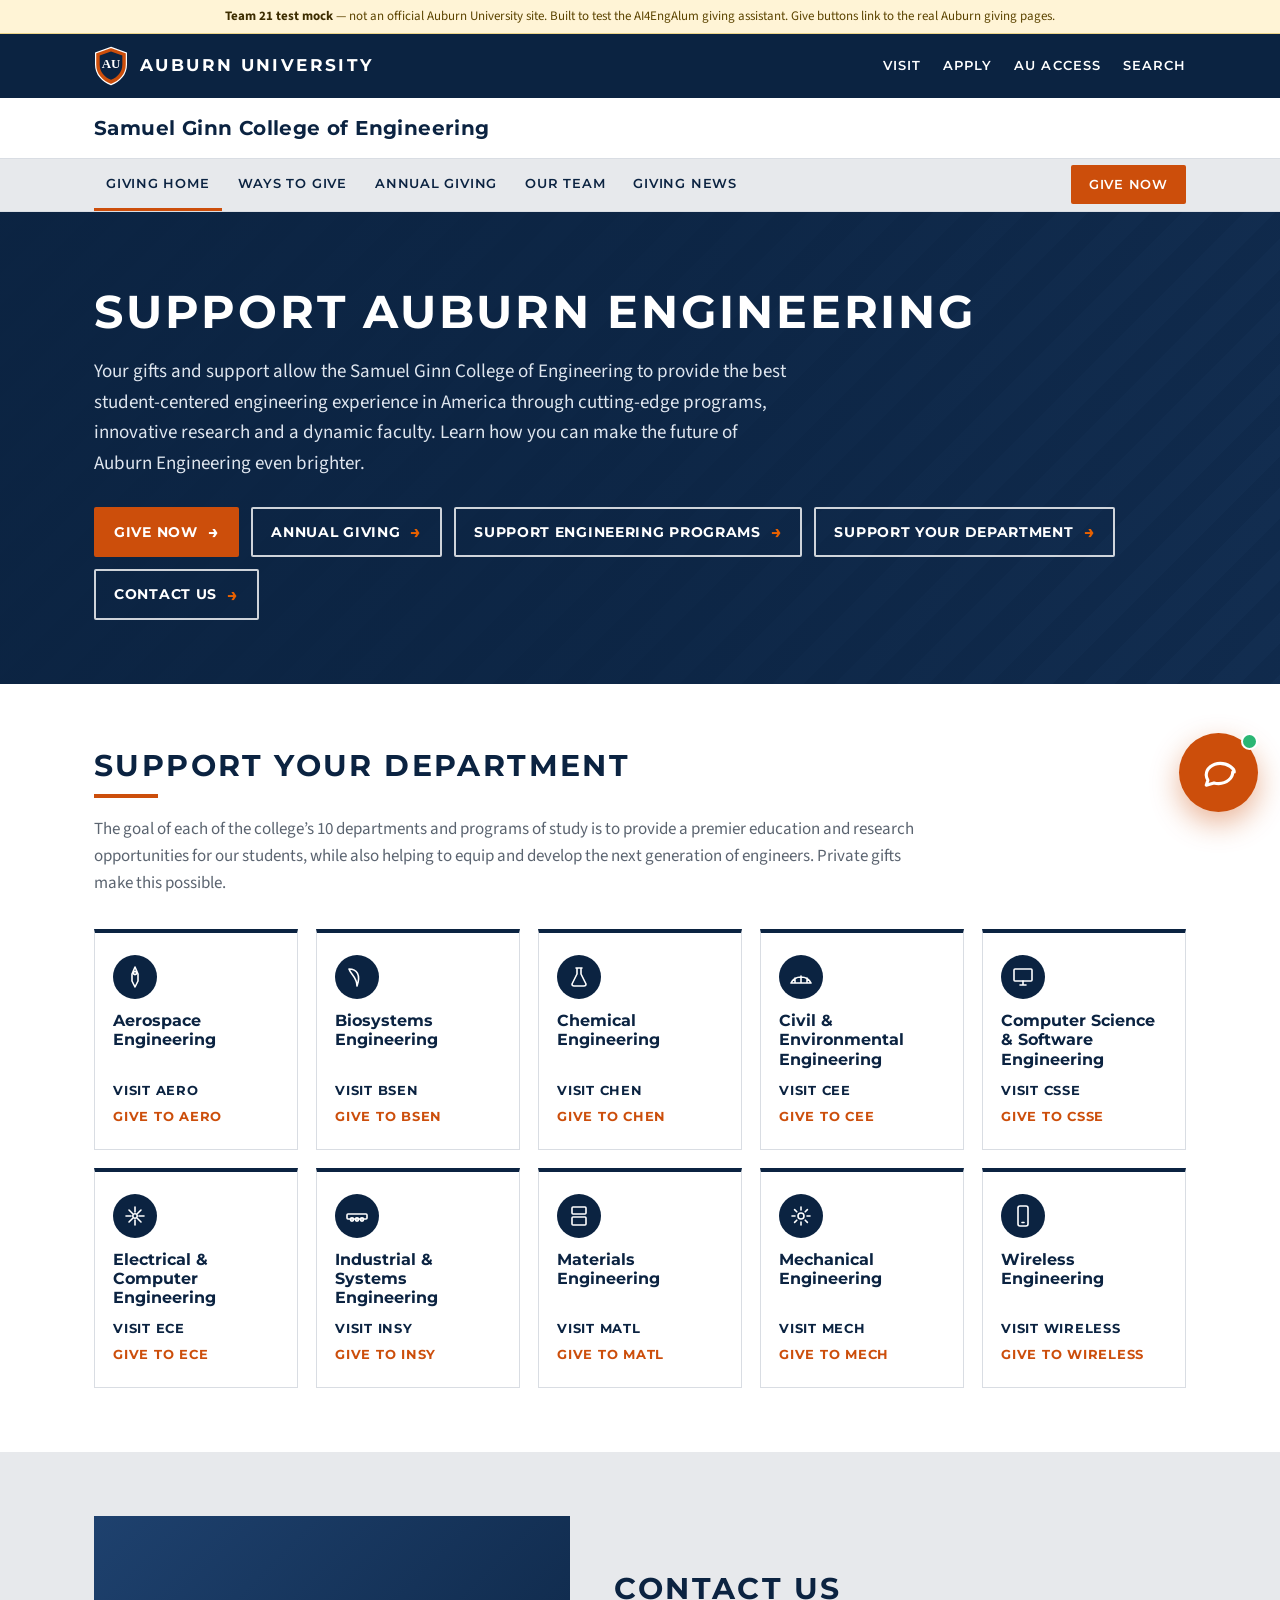
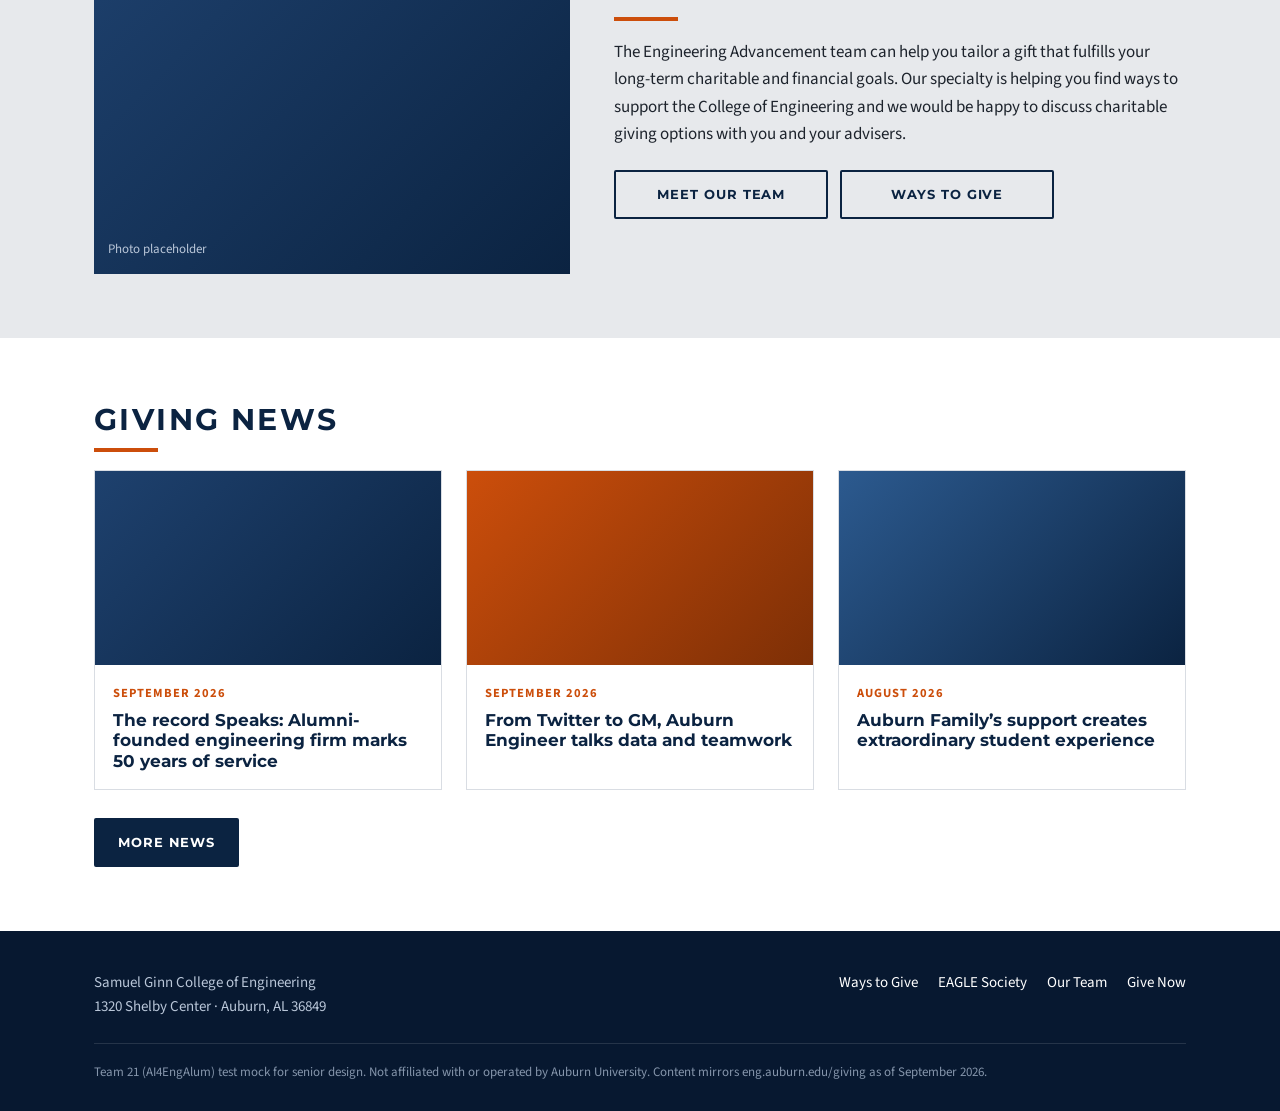
<file: rag/static/site/index.html>
<!DOCTYPE html>
<html lang="en">
<head>
<meta charset="UTF-8">
<meta name="viewport" content="width=device-width, initial-scale=1.0">
<title>Support Auburn Engineering (Test Mock)</title>
<link rel="preconnect" href="https://fonts.googleapis.com">
<link rel="preconnect" href="https://fonts.gstatic.com" crossorigin>
<link href="https://fonts.googleapis.com/css2?family=Montserrat:wght@500;600;700&family=Source+Sans+3:wght@400;600;700&display=swap" rel="stylesheet">
<link rel="stylesheet" href="site.css">
</head>
<body>
<div class="mock-banner"><strong>Team 21 test mock</strong> — not an official Auburn University site. Built to test the AI4EngAlum giving assistant. Give buttons link to the real Auburn giving pages.</div>

<header>
  <div class="topbar">
    <div class="wrap">
      <a class="au-brand" href="index.html">
        <svg class="shield" viewBox="0 0 42 48" aria-hidden="true"><path d="M21 1 L40 8 V22 C40 34 32 43 21 47 C10 43 2 34 2 22 V8 Z" fill="#cc4e0b" stroke="#fff" stroke-width="1.5"/><path d="M21 6 L35 11 V22 C35 31 29 38 21 41 C13 38 7 31 7 22 V11 Z" fill="#0b2341"/><text x="21" y="27" font-family="Georgia, serif" font-size="16" font-weight="700" fill="#fff" text-anchor="middle">AU</text></svg>
        <span class="wordmark">AUBURN UNIVERSITY</span>
      </a>
      <nav class="utility" aria-label="University">
        <a href="https://eng.auburn.edu/visit/">Visit</a>
        <a href="https://www.auburn.edu/admissions/">Apply</a>
        <a href="https://auaccess.auburn.edu/">AU Access</a>
        <a href="https://eng.auburn.edu/">Search</a>
      </nav>
    </div>
  </div>
  <div class="college-band"><div class="wrap"><a href="https://eng.auburn.edu/">Samuel Ginn College of Engineering</a></div></div>
</header>
<nav class="sec-nav" aria-label="Giving">
  <div class="wrap">
    <a href="index.html" aria-current="page">Giving Home</a>
    <a href="ways-to-give.html">Ways to Give</a>
    <a href="eagle-society.html">Annual Giving</a>
    <a href="team.html">Our Team</a>
    <a href="https://eng.auburn.edu/giving/giving-news.html">Giving News</a>
    <a class="give-now" href="https://give.auburn.edu/pages/au-samuel-ginn-college-of-engineering">Give Now</a>
  </div>
</nav>

<main>
  <section class="hero">
    <div class="wrap">
      <h1>Support Auburn Engineering</h1>
      <p>Your gifts and support allow the Samuel Ginn College of Engineering to provide the best student-centered engineering experience in America through cutting-edge programs, innovative research and a dynamic faculty. Learn how you can make the future of Auburn Engineering even brighter.</p>
      <div class="arrow-buttons">
        <a class="arrow-button primary" href="https://give.auburn.edu/pages/au-samuel-ginn-college-of-engineering">Give Now</a>
        <a class="arrow-button" href="eagle-society.html">Annual Giving</a>
        <a class="arrow-button" href="ways-to-give.html">Support Engineering Programs</a>
        <a class="arrow-button" href="#departments">Support Your Department</a>
        <a class="arrow-button" href="#contact">Contact Us</a>
      </div>
    </div>
  </section>

  <section class="block" id="departments">
    <div class="wrap">
      <h2 class="section-header">Support Your Department</h2>
      <p class="section-lede">The goal of each of the college’s 10 departments and programs of study is to provide a premier education and research opportunities for our students, while also helping to equip and develop the next generation of engineers. Private gifts make this possible.</p>
      <div class="dept-grid">
        <div class="dept-card">
          <div class="dept-icon"><svg viewBox="0 0 24 24"><path d="M12 2 L15 9 L15 16 L12 22 L9 16 L9 9 Z"/><circle cx="12" cy="8" r="1.6"/></svg></div>
          <h3>Aerospace Engineering</h3>
          <div class="dept-links"><a class="visit" href="https://eng.auburn.edu/aero">Visit AERO</a><a class="give" href="https://give.auburn.edu/campaigns/aerospace-engineering-department-2">Give to AERO</a></div>
        </div>
        <div class="dept-card">
          <div class="dept-icon"><svg viewBox="0 0 24 24"><path d="M12 21 C12 12 6 10 4 4 C12 4 16 10 12 21 Z"/></svg></div>
          <h3>Biosystems Engineering</h3>
          <div class="dept-links"><a class="visit" href="https://eng.auburn.edu/bsen">Visit BSEN</a><a class="give" href="https://give.auburn.edu/campaigns/biosystems-engineering-2">Give to BSEN</a></div>
        </div>
        <div class="dept-card">
          <div class="dept-icon"><svg viewBox="0 0 24 24"><path d="M9 3 H15 M10 3 V9 L5 19 A2 2 0 0 0 7 21 H17 A2 2 0 0 0 19 19 L14 9 V3"/></svg></div>
          <h3>Chemical Engineering</h3>
          <div class="dept-links"><a class="visit" href="https://eng.auburn.edu/chen">Visit CHEN</a><a class="give" href="https://give.auburn.edu/campaigns/chemical-engineering-department-7">Give to CHEN</a></div>
        </div>
        <div class="dept-card">
          <div class="dept-icon"><svg viewBox="0 0 24 24"><path d="M2 18 C6 10 18 10 22 18 M2 18 H22 M6 18 V13 M12 18 V11 M18 18 V13"/></svg></div>
          <h3>Civil &amp; Environmental Engineering</h3>
          <div class="dept-links"><a class="visit" href="https://eng.auburn.edu/civil">Visit CEE</a><a class="give" href="https://give.auburn.edu/campaigns/civil-engineering-department-8">Give to CEE</a></div>
        </div>
        <div class="dept-card">
          <div class="dept-icon"><svg viewBox="0 0 24 24"><rect x="3" y="4" width="18" height="12" rx="1"/><path d="M9 20 H15 M12 16 V20"/></svg></div>
          <h3>Computer Science &amp; Software Engineering</h3>
          <div class="dept-links"><a class="visit" href="https://eng.auburn.edu/csse">Visit CSSE</a><a class="give" href="https://give.auburn.edu/campaigns/computer-science-and-software-engineering-gifts">Give to CSSE</a></div>
        </div>
        <div class="dept-card">
          <div class="dept-icon"><svg viewBox="0 0 24 24"><circle cx="12" cy="12" r="2.2"/><path d="M12 3 V8 M12 16 V21 M3 12 H8 M16 12 H21 M6 6 L9.5 9.5 M14.5 14.5 L18 18 M18 6 L14.5 9.5 M9.5 14.5 L6 18"/></svg></div>
          <h3>Electrical &amp; Computer Engineering</h3>
          <div class="dept-links"><a class="visit" href="https://eng.auburn.edu/ece">Visit ECE</a><a class="give" href="https://give.auburn.edu/campaigns/electrical-and-computer-engineering-department-5">Give to ECE</a></div>
        </div>
        <div class="dept-card">
          <div class="dept-icon"><svg viewBox="0 0 24 24"><rect x="2" y="10" width="20" height="5" rx="1"/><circle cx="7" cy="15.5" r="1.6"/><circle cx="12" cy="15.5" r="1.6"/><circle cx="17" cy="15.5" r="1.6"/></svg></div>
          <h3>Industrial &amp; Systems Engineering</h3>
          <div class="dept-links"><a class="visit" href="https://eng.auburn.edu/insy">Visit INSY</a><a class="give" href="https://give.auburn.edu/campaigns/industrial-and-systems-engineering">Give to INSY</a></div>
        </div>
        <div class="dept-card">
          <div class="dept-icon"><svg viewBox="0 0 24 24"><rect x="5" y="3" width="14" height="7" rx="1"/><rect x="5" y="13" width="14" height="8" rx="1"/></svg></div>
          <h3>Materials Engineering</h3>
          <div class="dept-links"><a class="visit" href="https://eng.auburn.edu/matl">Visit MATL</a><a class="give" href="https://give.auburn.edu/campaigns/materials-engineering-2">Give to MATL</a></div>
        </div>
        <div class="dept-card">
          <div class="dept-icon"><svg viewBox="0 0 24 24"><circle cx="12" cy="12" r="3"/><path d="M12 3 V6 M12 18 V21 M3 12 H6 M18 12 H21 M5.6 5.6 L7.8 7.8 M16.2 16.2 L18.4 18.4 M18.4 5.6 L16.2 7.8 M7.8 16.2 L5.6 18.4"/></svg></div>
          <h3>Mechanical Engineering</h3>
          <div class="dept-links"><a class="visit" href="https://eng.auburn.edu/mech">Visit MECH</a><a class="give" href="https://give.auburn.edu/campaigns/mechanical-engineering-department-3">Give to MECH</a></div>
        </div>
        <div class="dept-card">
          <div class="dept-icon"><svg viewBox="0 0 24 24"><rect x="7" y="2" width="10" height="20" rx="2"/><path d="M11 18.5 H13"/></svg></div>
          <h3>Wireless Engineering</h3>
          <div class="dept-links"><a class="visit" href="https://eng.auburn.edu/wireless">Visit WIRELESS</a><a class="give" href="https://give.auburn.edu/campaigns/wireless-engineering-program-2">Give to WIRELESS</a></div>
        </div>
      </div>
    </div>
  </section>

  <section class="block alt" id="contact">
    <div class="wrap contact-grid">
      <div class="photo-ph" aria-hidden="true">Photo placeholder</div>
      <div>
        <h2 class="section-header">Contact Us</h2>
        <p>The Engineering Advancement team can help you tailor a gift that fulfills your long-term charitable and financial goals. Our specialty is helping you find ways to support the College of Engineering and we would be happy to discuss charitable giving options with you and your advisers.</p>
        <div class="contact-actions">
          <a class="btn" href="team.html">Meet our Team</a>
          <a class="btn" href="ways-to-give.html">Ways to give</a>
        </div>
      </div>
    </div>
  </section>

  <section class="block" id="news">
    <div class="wrap">
      <h2 class="section-header">Giving News</h2>
      <div class="news-grid">
        <article class="news-card">
          <a href="https://eng.auburn.edu/news/2026/09/speaks-marks-50th-anniversary">
            <div class="news-thumb"></div>
            <div class="news-body"><div class="date">September 2026</div><h3>The record Speaks: Alumni-founded engineering firm marks 50 years of service</h3></div>
          </a>
        </article>
        <article class="news-card">
          <a href="https://eng.auburn.edu/news/2026/09/marcus-hanson-talks-life-career">
            <div class="news-thumb" style="background:linear-gradient(135deg,#cc4e0b,#7d2f06)"></div>
            <div class="news-body"><div class="date">September 2026</div><h3>From Twitter to GM, Auburn Engineer talks data and teamwork</h3></div>
          </a>
        </article>
        <article class="news-card">
          <a href="https://eng.auburn.edu/news/2026/08/281415-mic-man-ben-timm-auburn-engineering-student-experience">
            <div class="news-thumb" style="background:linear-gradient(135deg,#2c5a8f,#0b2341)"></div>
            <div class="news-body"><div class="date">August 2026</div><h3>Auburn Family’s support creates extraordinary student experience</h3></div>
          </a>
        </article>
      </div>
      <a class="btn dark" href="https://eng.auburn.edu/giving/giving-news.html">More News</a>
    </div>
  </section>
</main>

<footer class="site">
  <div class="wrap">
    <div>Samuel Ginn College of Engineering<br>1320 Shelby Center · Auburn, AL 36849</div>
    <nav class="foot-links" aria-label="Footer">
      <a href="ways-to-give.html">Ways to Give</a>
      <a href="eagle-society.html">EAGLE Society</a>
      <a href="team.html">Our Team</a>
      <a href="https://give.auburn.edu/pages/au-samuel-ginn-college-of-engineering">Give Now</a>
    </nav>
    <div class="fine">Team 21 (AI4EngAlum) test mock for senior design. Not affiliated with or operated by Auburn University. Content mirrors eng.auburn.edu/giving as of September 2026.</div>
  </div>
</footer>

<script src="chat-widget.js" defer></script>
</body>
</html>
</file>
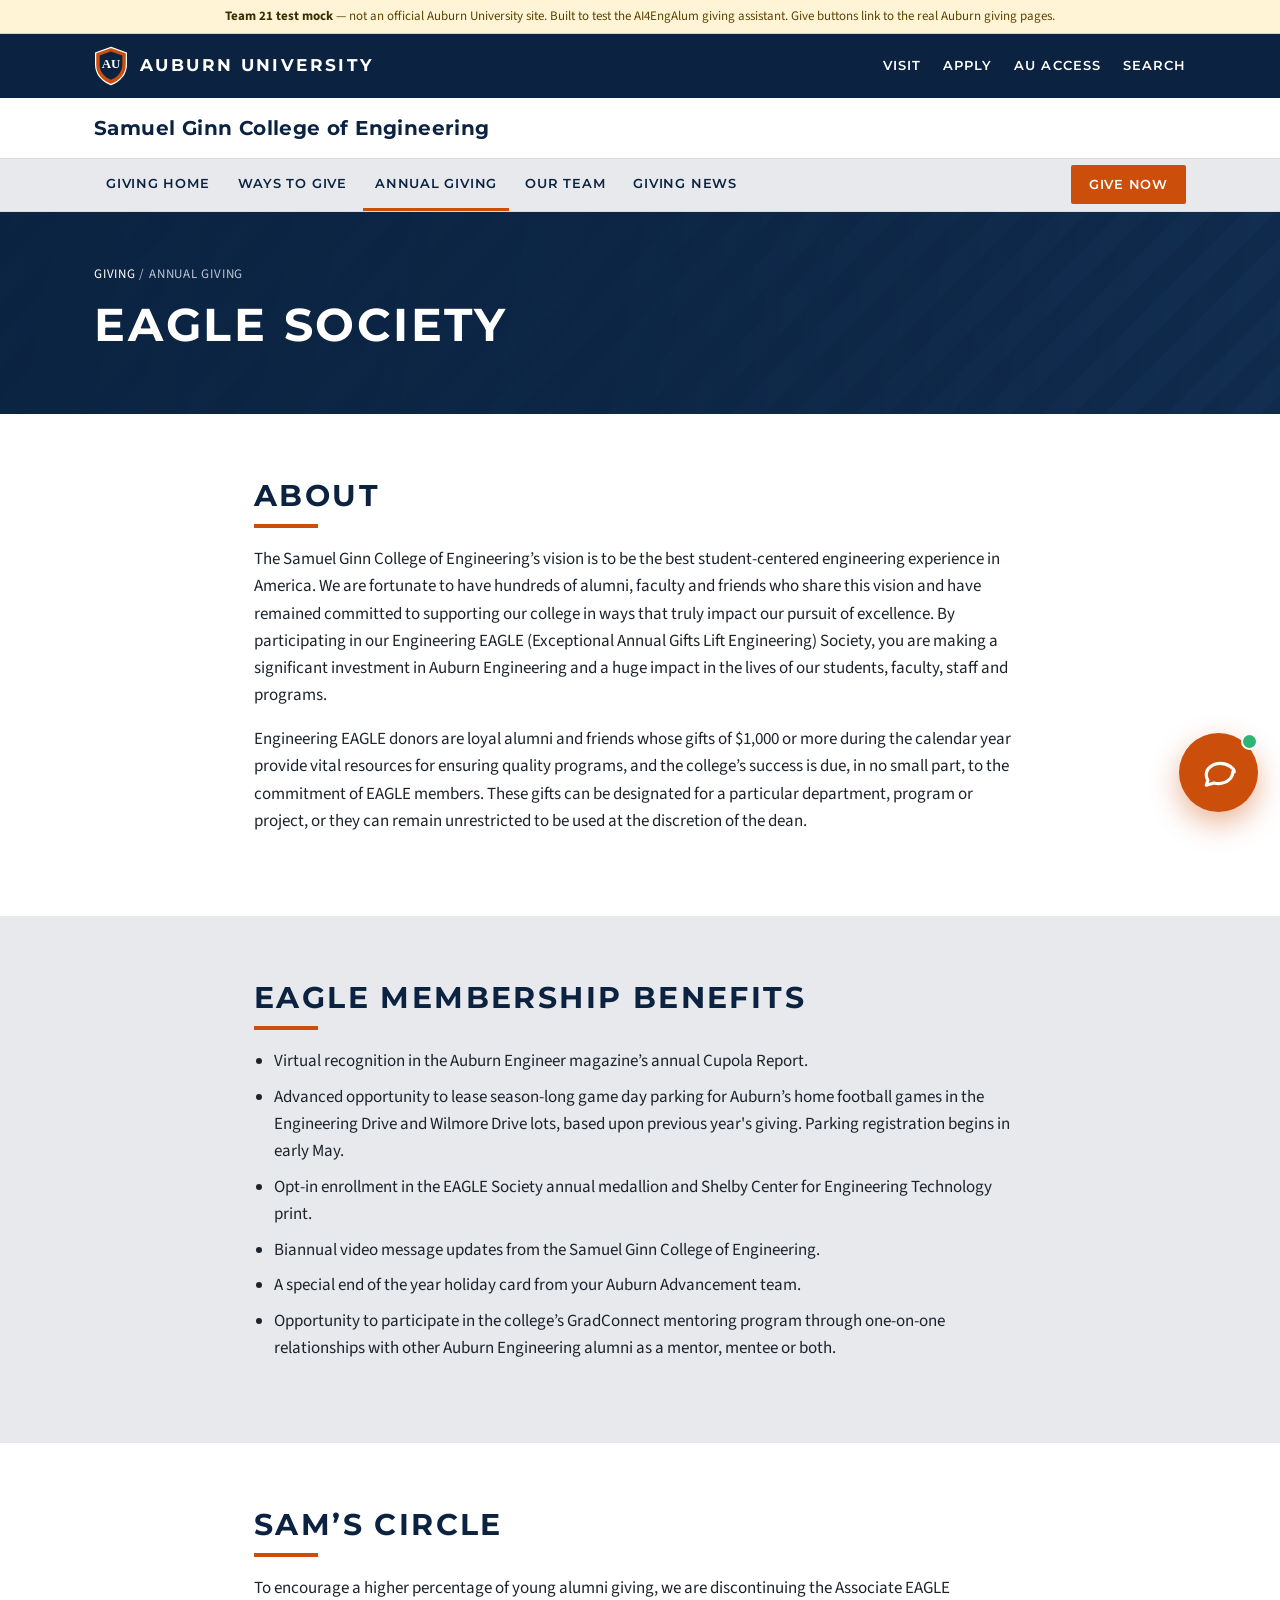
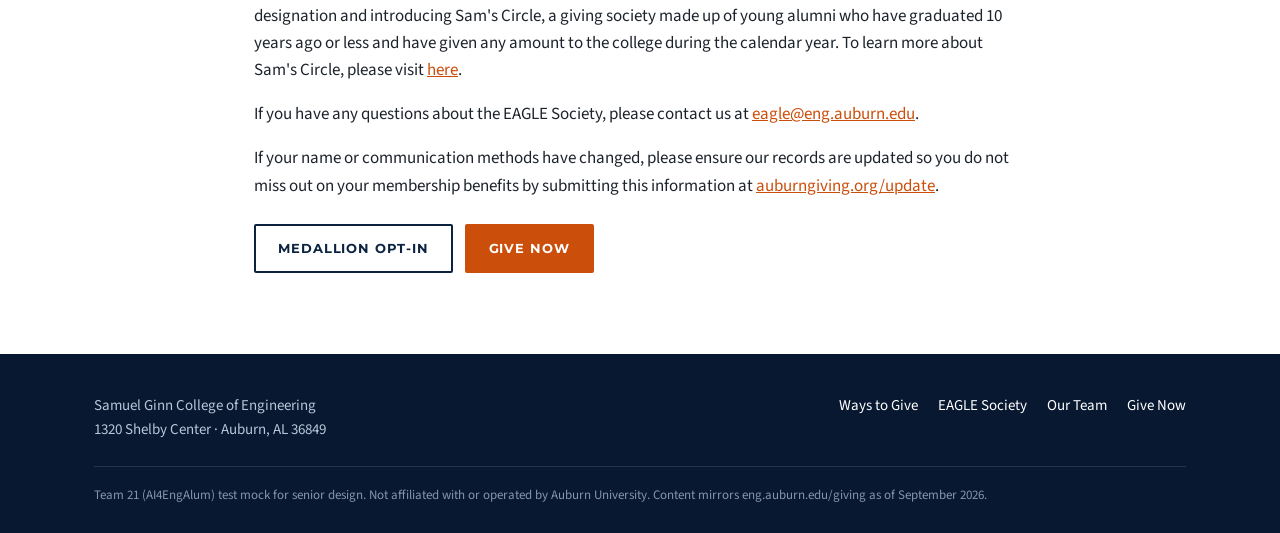
<file: rag/static/site/eagle-society.html>
<!DOCTYPE html>
<html lang="en">
<head>
<meta charset="UTF-8">
<meta name="viewport" content="width=device-width, initial-scale=1.0">
<title>EAGLE Society (Test Mock)</title>
<link rel="preconnect" href="https://fonts.googleapis.com">
<link rel="preconnect" href="https://fonts.gstatic.com" crossorigin>
<link href="https://fonts.googleapis.com/css2?family=Montserrat:wght@500;600;700&family=Source+Sans+3:wght@400;600;700&display=swap" rel="stylesheet">
<link rel="stylesheet" href="site.css">
</head>
<body>
<div class="mock-banner"><strong>Team 21 test mock</strong> — not an official Auburn University site. Built to test the AI4EngAlum giving assistant. Give buttons link to the real Auburn giving pages.</div>

<header>
  <div class="topbar">
    <div class="wrap">
      <a class="au-brand" href="index.html">
        <svg class="shield" viewBox="0 0 42 48" aria-hidden="true"><path d="M21 1 L40 8 V22 C40 34 32 43 21 47 C10 43 2 34 2 22 V8 Z" fill="#cc4e0b" stroke="#fff" stroke-width="1.5"/><path d="M21 6 L35 11 V22 C35 31 29 38 21 41 C13 38 7 31 7 22 V11 Z" fill="#0b2341"/><text x="21" y="27" font-family="Georgia, serif" font-size="16" font-weight="700" fill="#fff" text-anchor="middle">AU</text></svg>
        <span class="wordmark">AUBURN UNIVERSITY</span>
      </a>
      <nav class="utility" aria-label="University">
        <a href="https://eng.auburn.edu/visit/">Visit</a>
        <a href="https://www.auburn.edu/admissions/">Apply</a>
        <a href="https://auaccess.auburn.edu/">AU Access</a>
        <a href="https://eng.auburn.edu/">Search</a>
      </nav>
    </div>
  </div>
  <div class="college-band"><div class="wrap"><a href="https://eng.auburn.edu/">Samuel Ginn College of Engineering</a></div></div>
</header>
<nav class="sec-nav" aria-label="Giving">
  <div class="wrap">
    <a href="index.html">Giving Home</a>
    <a href="ways-to-give.html">Ways to Give</a>
    <a href="eagle-society.html" aria-current="page">Annual Giving</a>
    <a href="team.html">Our Team</a>
    <a href="https://eng.auburn.edu/giving/giving-news.html">Giving News</a>
    <a class="give-now" href="https://give.auburn.edu/pages/au-samuel-ginn-college-of-engineering">Give Now</a>
  </div>
</nav>

<main>
  <section class="hero slim">
    <div class="wrap">
      <div class="crumbs"><a href="index.html">Giving</a> / Annual Giving</div>
      <h1>EAGLE Society</h1>
      
    </div>
  </section>
  <section class="block">
    <div class="wrap prose">
      <h2 class="section-header">About</h2>
      <p>The Samuel Ginn College of Engineering’s vision is to be the best student-centered engineering experience in America. We are fortunate to have hundreds of alumni, faculty and friends who share this vision and have remained committed to supporting our college in ways that truly impact our pursuit of excellence. By participating in our Engineering EAGLE (Exceptional Annual Gifts Lift Engineering) Society, you are making a significant investment in Auburn Engineering and a huge impact in the lives of our students, faculty, staff and programs.</p>
      <p>Engineering EAGLE donors are loyal alumni and friends whose gifts of $1,000 or more during the calendar year provide vital resources for ensuring quality programs, and the college’s success is due, in no small part, to the commitment of EAGLE members. These gifts can be designated for a particular department, program or project, or they can remain unrestricted to be used at the discretion of the dean.</p>
    </div>
  </section>
  <section class="block alt">
    <div class="wrap prose">
      <h2 class="section-header">EAGLE Membership Benefits</h2>
      <ul class="benefits">
          <li>Virtual recognition in the Auburn Engineer magazine’s annual Cupola Report.</li>
          <li>Advanced opportunity to lease season-long game day parking for Auburn’s home football games in the Engineering Drive and Wilmore Drive lots, based upon previous year's giving. Parking registration begins in early May.</li>
          <li>Opt-in enrollment in the EAGLE Society annual medallion and Shelby Center for Engineering Technology print.</li>
          <li>Biannual video message updates from the Samuel Ginn College of Engineering.</li>
          <li>A special end of the year holiday card from your Auburn Advancement team.</li>
          <li>Opportunity to participate in the college’s GradConnect mentoring program through one-on-one relationships with other Auburn Engineering alumni as a mentor, mentee or both.</li>
      </ul>
    </div>
  </section>
  <section class="block">
    <div class="wrap prose">
      <h2 class="section-header">Sam’s Circle</h2>
      <p>To encourage a higher percentage of young alumni giving, we are discontinuing the Associate EAGLE designation and introducing Sam's Circle, a giving society made up of young alumni who have graduated 10 years ago or less and have given any amount to the college during the calendar year. To learn more about Sam's Circle, please visit <a href="https://eng.auburn.edu/giving/annual-giving/sams-circle">here</a>.</p>
      <p>If you have any questions about the EAGLE Society, please contact us at <a href="mailto:eagle@eng.auburn.edu">eagle@eng.auburn.edu</a>.</p>
      <p>If your name or communication methods have changed, please ensure our records are updated so you do not miss out on your membership benefits by submitting this information at <a href="https://auburngiving.org/update">auburngiving.org/update</a>.</p>
      <p style="display:flex;gap:12px;flex-wrap:wrap;margin-top:24px">
        <a class="btn" href="https://auburn.qualtrics.com/jfe/form/SV_bHk2K7i7wBySKJU">Medallion Opt-in</a>
        <a class="btn orange" href="https://give.auburn.edu/pages/au-samuel-ginn-college-of-engineering">Give Now</a>
      </p>
    </div>
  </section>
</main>

<footer class="site">
  <div class="wrap">
    <div>Samuel Ginn College of Engineering<br>1320 Shelby Center · Auburn, AL 36849</div>
    <nav class="foot-links" aria-label="Footer">
      <a href="ways-to-give.html">Ways to Give</a>
      <a href="eagle-society.html">EAGLE Society</a>
      <a href="team.html">Our Team</a>
      <a href="https://give.auburn.edu/pages/au-samuel-ginn-college-of-engineering">Give Now</a>
    </nav>
    <div class="fine">Team 21 (AI4EngAlum) test mock for senior design. Not affiliated with or operated by Auburn University. Content mirrors eng.auburn.edu/giving as of September 2026.</div>
  </div>
</footer>

<script src="chat-widget.js" defer></script>
</body>
</html>
</file>
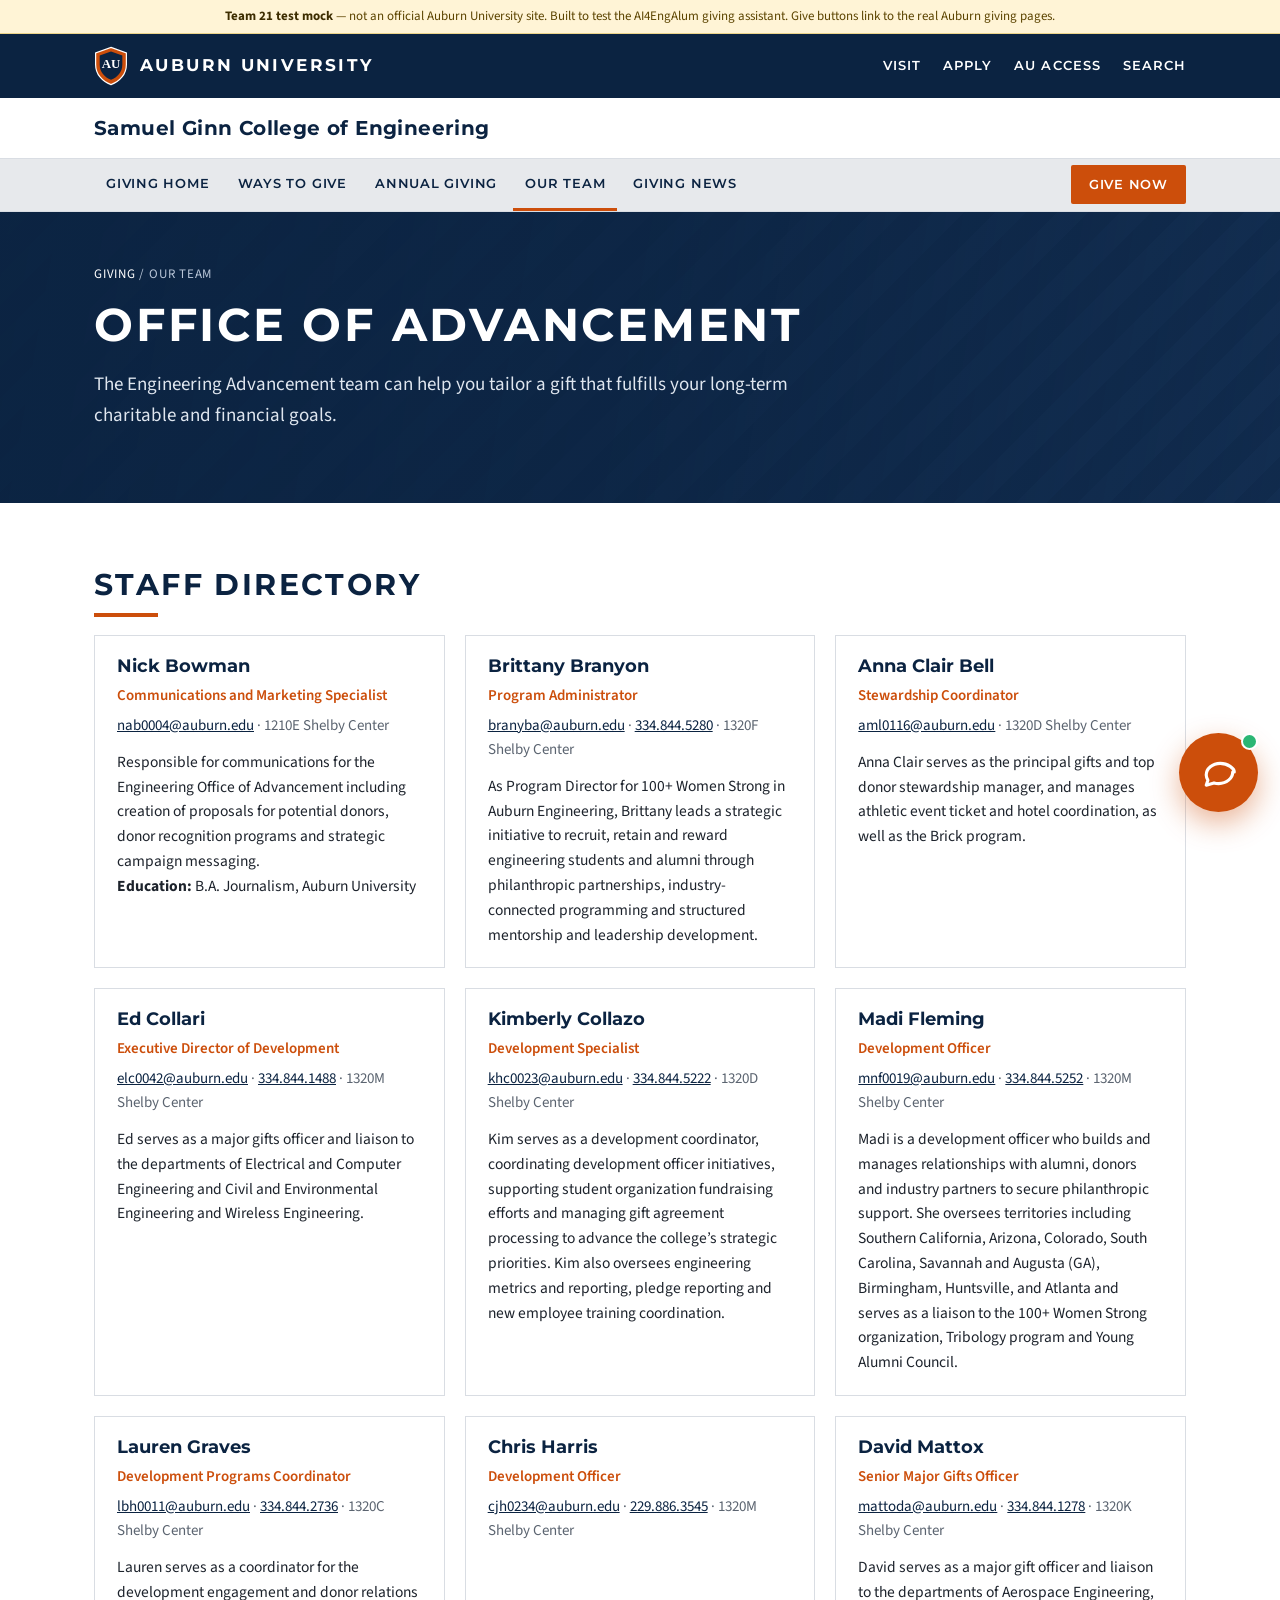
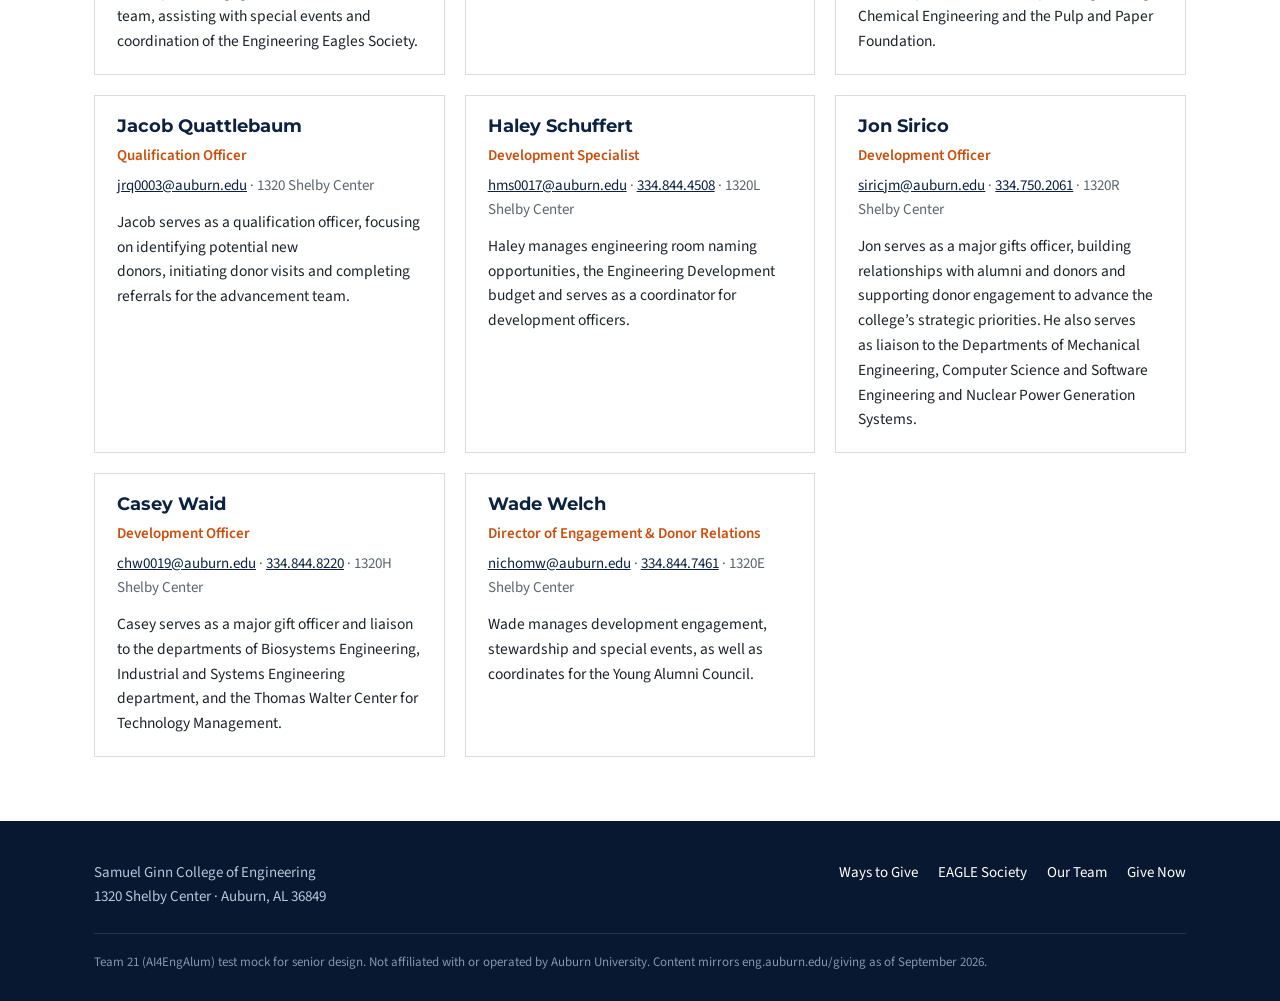
<file: rag/static/site/team.html>
<!DOCTYPE html>
<html lang="en">
<head>
<meta charset="UTF-8">
<meta name="viewport" content="width=device-width, initial-scale=1.0">
<title>Office of Advancement Staff Directory (Test Mock)</title>
<link rel="preconnect" href="https://fonts.googleapis.com">
<link rel="preconnect" href="https://fonts.gstatic.com" crossorigin>
<link href="https://fonts.googleapis.com/css2?family=Montserrat:wght@500;600;700&family=Source+Sans+3:wght@400;600;700&display=swap" rel="stylesheet">
<link rel="stylesheet" href="site.css">
</head>
<body>
<div class="mock-banner"><strong>Team 21 test mock</strong> — not an official Auburn University site. Built to test the AI4EngAlum giving assistant. Give buttons link to the real Auburn giving pages.</div>

<header>
  <div class="topbar">
    <div class="wrap">
      <a class="au-brand" href="index.html">
        <svg class="shield" viewBox="0 0 42 48" aria-hidden="true"><path d="M21 1 L40 8 V22 C40 34 32 43 21 47 C10 43 2 34 2 22 V8 Z" fill="#cc4e0b" stroke="#fff" stroke-width="1.5"/><path d="M21 6 L35 11 V22 C35 31 29 38 21 41 C13 38 7 31 7 22 V11 Z" fill="#0b2341"/><text x="21" y="27" font-family="Georgia, serif" font-size="16" font-weight="700" fill="#fff" text-anchor="middle">AU</text></svg>
        <span class="wordmark">AUBURN UNIVERSITY</span>
      </a>
      <nav class="utility" aria-label="University">
        <a href="https://eng.auburn.edu/visit/">Visit</a>
        <a href="https://www.auburn.edu/admissions/">Apply</a>
        <a href="https://auaccess.auburn.edu/">AU Access</a>
        <a href="https://eng.auburn.edu/">Search</a>
      </nav>
    </div>
  </div>
  <div class="college-band"><div class="wrap"><a href="https://eng.auburn.edu/">Samuel Ginn College of Engineering</a></div></div>
</header>
<nav class="sec-nav" aria-label="Giving">
  <div class="wrap">
    <a href="index.html">Giving Home</a>
    <a href="ways-to-give.html">Ways to Give</a>
    <a href="eagle-society.html">Annual Giving</a>
    <a href="team.html" aria-current="page">Our Team</a>
    <a href="https://eng.auburn.edu/giving/giving-news.html">Giving News</a>
    <a class="give-now" href="https://give.auburn.edu/pages/au-samuel-ginn-college-of-engineering">Give Now</a>
  </div>
</nav>

<main>
  <section class="hero slim">
    <div class="wrap">
      <div class="crumbs"><a href="index.html">Giving</a> / Our Team</div>
      <h1>Office of Advancement</h1>
      <p>The Engineering Advancement team can help you tailor a gift that fulfills your long-term charitable and financial goals.</p>
    </div>
  </section>
  <section class="block">
    <div class="wrap">
      <h2 class="section-header">Staff Directory</h2>
      <div class="staff-grid">
        <div class="staff"><h3>Nick Bowman</h3><div class="title">Communications and Marketing Specialist</div><div class="contact"><a href="mailto:nab0004@auburn.edu">nab0004@auburn.edu</a> · 1210E Shelby Center</div><p>Responsible for communications for the Engineering Office of Advancement including creation of proposals for potential donors, donor recognition programs and strategic campaign messaging. <br><strong>Education:</strong> B.A. Journalism, Auburn University</p></div>
        <div class="staff"><h3>Brittany Branyon</h3><div class="title">Program Administrator</div><div class="contact"><a href="mailto:branyba@auburn.edu">branyba@auburn.edu</a> · <a href="tel:3348445280">334.844.5280</a> · 1320F Shelby Center</div><p>As Program Director for 100+ Women Strong in Auburn Engineering, Brittany leads a strategic initiative to recruit, retain and reward engineering students and alumni through philanthropic partnerships, industry-connected programming and structured mentorship and leadership development.</p></div>
        <div class="staff"><h3>Anna Clair Bell</h3><div class="title">Stewardship Coordinator</div><div class="contact"><a href="mailto:aml0116@auburn.edu">aml0116@auburn.edu</a> · 1320D Shelby Center</div><p>Anna Clair serves as the principal gifts and top donor stewardship manager, and manages athletic event ticket and hotel coordination, as well as the Brick program.</p></div>
        <div class="staff"><h3>Ed Collari</h3><div class="title">Executive Director of Development</div><div class="contact"><a href="mailto:elc0042@auburn.edu">elc0042@auburn.edu</a> · <a href="tel:3348441488">334.844.1488</a> · 1320M Shelby Center</div><p>Ed serves as a major gifts officer and liaison to the departments of Electrical and Computer Engineering and Civil and Environmental Engineering and Wireless Engineering.</p></div>
        <div class="staff"><h3>Kimberly Collazo</h3><div class="title">Development Specialist</div><div class="contact"><a href="mailto:khc0023@auburn.edu">khc0023@auburn.edu</a> · <a href="tel:3348445222">334.844.5222</a> · 1320D Shelby Center</div><p>Kim serves as a development coordinator, coordinating development officer initiatives, supporting student organization fundraising efforts and managing gift agreement processing to advance the college’s strategic priorities. Kim also oversees engineering metrics and reporting, pledge reporting and new employee training coordination.</p></div>
        <div class="staff"><h3>Madi Fleming</h3><div class="title">Development Officer</div><div class="contact"><a href="mailto:mnf0019@auburn.edu">mnf0019@auburn.edu</a> · <a href="tel:3348445252">334.844.5252</a> · 1320M Shelby Center</div><p>Madi is a development officer who builds and manages relationships with alumni, donors and industry partners to secure philanthropic support. She oversees territories including Southern California, Arizona, Colorado, South Carolina, Savannah and Augusta (GA), Birmingham, Huntsville, and Atlanta and serves as a liaison to the 100+ Women Strong organization, Tribology program and Young Alumni Council.</p></div>
        <div class="staff"><h3>Lauren Graves</h3><div class="title">Development Programs Coordinator</div><div class="contact"><a href="mailto:lbh0011@auburn.edu">lbh0011@auburn.edu</a> · <a href="tel:3348442736">334.844.2736</a> · 1320C Shelby Center</div><p>Lauren serves as a coordinator for the development engagement and donor relations team, assisting with special events and coordination of the Engineering Eagles Society.</p></div>
        <div class="staff"><h3>Chris Harris</h3><div class="title">Development Officer</div><div class="contact"><a href="mailto:cjh0234@auburn.edu">cjh0234@auburn.edu</a> · <a href="tel:2298863545">229.886.3545</a> · 1320M Shelby Center</div></div>
        <div class="staff"><h3>David Mattox</h3><div class="title">Senior Major Gifts Officer</div><div class="contact"><a href="mailto:mattoda@auburn.edu">mattoda@auburn.edu</a> · <a href="tel:3348441278">334.844.1278</a> · 1320K Shelby Center</div><p>David serves as a major gift officer and liaison to the departments of Aerospace Engineering, Chemical Engineering and the Pulp and Paper Foundation.</p></div>
        <div class="staff"><h3>Jacob Quattlebaum</h3><div class="title">Qualification Officer</div><div class="contact"><a href="mailto:jrq0003@auburn.edu">jrq0003@auburn.edu</a> · 1320 Shelby Center</div><p>Jacob serves as a qualification officer, focusing on identifying potential new donors, initiating donor visits and completing referrals for the advancement team.</p></div>
        <div class="staff"><h3>Haley Schuffert</h3><div class="title">Development Specialist</div><div class="contact"><a href="mailto:hms0017@auburn.edu">hms0017@auburn.edu</a> · <a href="tel:3348444508">334.844.4508</a> · 1320L Shelby Center</div><p>Haley manages engineering room naming opportunities, the Engineering Development budget and serves as a coordinator for development officers.</p></div>
        <div class="staff"><h3>Jon Sirico</h3><div class="title">Development Officer</div><div class="contact"><a href="mailto:siricjm@auburn.edu">siricjm@auburn.edu</a> · <a href="tel:3347502061">334.750.2061</a> · 1320R Shelby Center</div><p>Jon serves as a major gifts officer, building relationships with alumni and donors and supporting donor engagement to advance the college’s strategic priorities. He also serves as liaison to the Departments of Mechanical Engineering, Computer Science and Software Engineering and Nuclear Power Generation Systems.</p></div>
        <div class="staff"><h3>Casey Waid</h3><div class="title">Development Officer</div><div class="contact"><a href="mailto:chw0019@auburn.edu">chw0019@auburn.edu</a> · <a href="tel:3348448220">334.844.8220</a> · 1320H Shelby Center</div><p>Casey serves as a major gift officer and liaison to the departments of Biosystems Engineering, Industrial and Systems Engineering department, and the Thomas Walter Center for Technology Management.</p></div>
        <div class="staff"><h3>Wade Welch</h3><div class="title">Director of Engagement &amp; Donor Relations</div><div class="contact"><a href="mailto:nichomw@auburn.edu">nichomw@auburn.edu</a> · <a href="tel:3348447461">334.844.7461</a> · 1320E Shelby Center</div><p>Wade manages development engagement, stewardship and special events, as well as coordinates for the Young Alumni Council.</p></div>
      </div>
    </div>
  </section>
</main>

<footer class="site">
  <div class="wrap">
    <div>Samuel Ginn College of Engineering<br>1320 Shelby Center · Auburn, AL 36849</div>
    <nav class="foot-links" aria-label="Footer">
      <a href="ways-to-give.html">Ways to Give</a>
      <a href="eagle-society.html">EAGLE Society</a>
      <a href="team.html">Our Team</a>
      <a href="https://give.auburn.edu/pages/au-samuel-ginn-college-of-engineering">Give Now</a>
    </nav>
    <div class="fine">Team 21 (AI4EngAlum) test mock for senior design. Not affiliated with or operated by Auburn University. Content mirrors eng.auburn.edu/giving as of September 2026.</div>
  </div>
</footer>

<script src="chat-widget.js" defer></script>
</body>
</html>
</file>
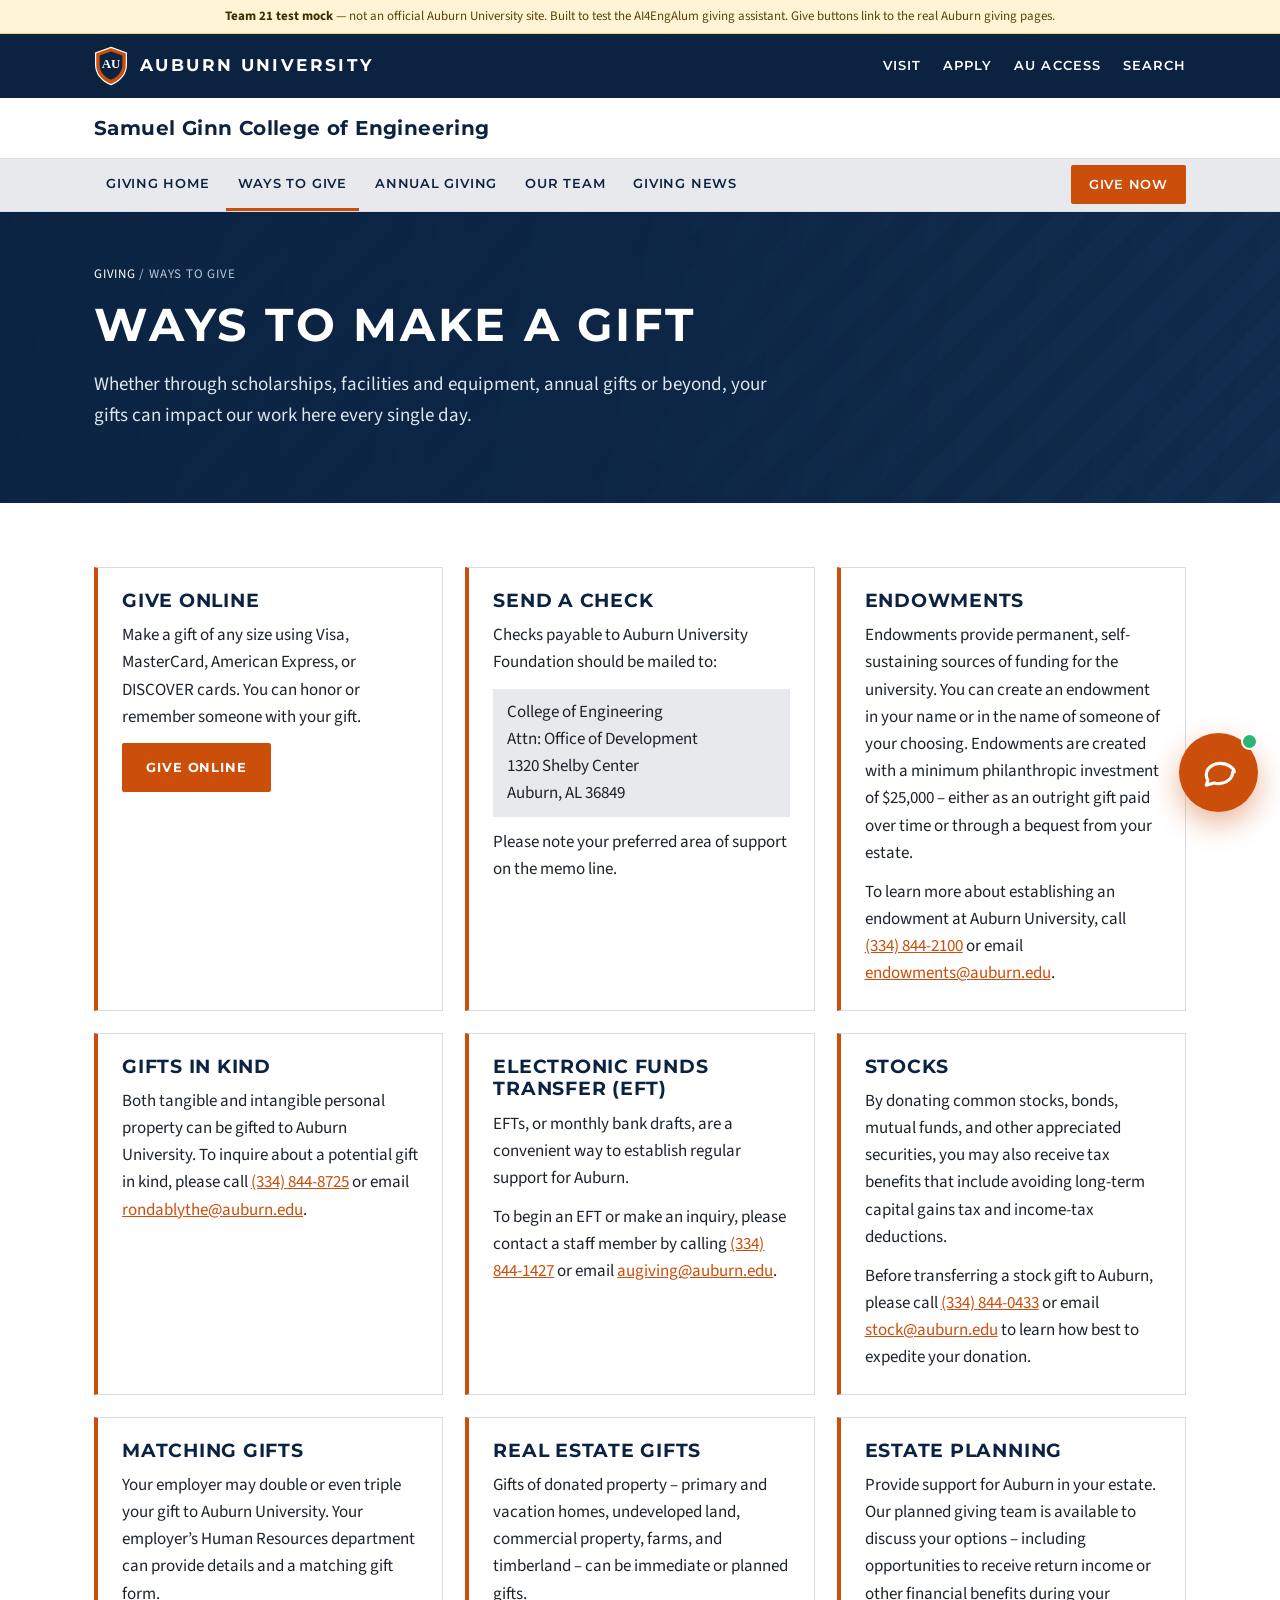
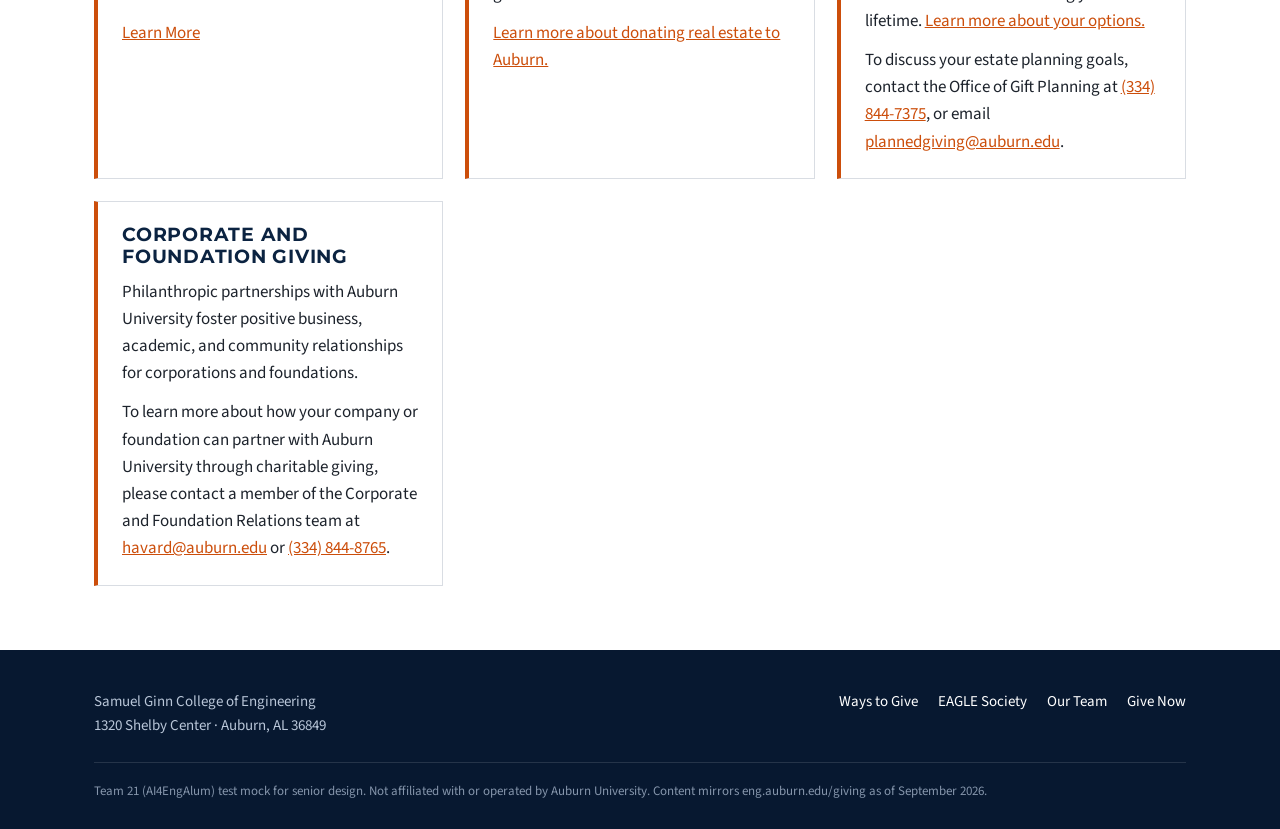
<file: rag/static/site/ways-to-give.html>
<!DOCTYPE html>
<html lang="en">
<head>
<meta charset="UTF-8">
<meta name="viewport" content="width=device-width, initial-scale=1.0">
<title>Ways to Make a Gift (Test Mock)</title>
<link rel="preconnect" href="https://fonts.googleapis.com">
<link rel="preconnect" href="https://fonts.gstatic.com" crossorigin>
<link href="https://fonts.googleapis.com/css2?family=Montserrat:wght@500;600;700&family=Source+Sans+3:wght@400;600;700&display=swap" rel="stylesheet">
<link rel="stylesheet" href="site.css">
</head>
<body>
<div class="mock-banner"><strong>Team 21 test mock</strong> — not an official Auburn University site. Built to test the AI4EngAlum giving assistant. Give buttons link to the real Auburn giving pages.</div>

<header>
  <div class="topbar">
    <div class="wrap">
      <a class="au-brand" href="index.html">
        <svg class="shield" viewBox="0 0 42 48" aria-hidden="true"><path d="M21 1 L40 8 V22 C40 34 32 43 21 47 C10 43 2 34 2 22 V8 Z" fill="#cc4e0b" stroke="#fff" stroke-width="1.5"/><path d="M21 6 L35 11 V22 C35 31 29 38 21 41 C13 38 7 31 7 22 V11 Z" fill="#0b2341"/><text x="21" y="27" font-family="Georgia, serif" font-size="16" font-weight="700" fill="#fff" text-anchor="middle">AU</text></svg>
        <span class="wordmark">AUBURN UNIVERSITY</span>
      </a>
      <nav class="utility" aria-label="University">
        <a href="https://eng.auburn.edu/visit/">Visit</a>
        <a href="https://www.auburn.edu/admissions/">Apply</a>
        <a href="https://auaccess.auburn.edu/">AU Access</a>
        <a href="https://eng.auburn.edu/">Search</a>
      </nav>
    </div>
  </div>
  <div class="college-band"><div class="wrap"><a href="https://eng.auburn.edu/">Samuel Ginn College of Engineering</a></div></div>
</header>
<nav class="sec-nav" aria-label="Giving">
  <div class="wrap">
    <a href="index.html">Giving Home</a>
    <a href="ways-to-give.html" aria-current="page">Ways to Give</a>
    <a href="eagle-society.html">Annual Giving</a>
    <a href="team.html">Our Team</a>
    <a href="https://eng.auburn.edu/giving/giving-news.html">Giving News</a>
    <a class="give-now" href="https://give.auburn.edu/pages/au-samuel-ginn-college-of-engineering">Give Now</a>
  </div>
</nav>

<main>
  <section class="hero slim">
    <div class="wrap">
      <div class="crumbs"><a href="index.html">Giving</a> / Ways to Give</div>
      <h1>Ways to Make a Gift</h1>
      <p>Whether through scholarships, facilities and equipment, annual gifts or beyond, your gifts can impact our work here every single day.</p>
    </div>
  </section>
  <section class="block">
    <div class="wrap">
      <div class="content-grid">
        <div class="way"><h3>Give Online</h3><p>Make a gift of any size using Visa, MasterCard, American Express, or DISCOVER cards. You can honor or remember someone with your gift.</p><p><a class="btn orange" href="https://alumniq.auburn.edu/giving/to/engineering">Give Online</a></p></div>
        <div class="way"><h3>Send a Check</h3><p>Checks payable to Auburn University Foundation should be mailed to:</p><address>College of Engineering<br>Attn: Office of Development<br>1320 Shelby Center<br>Auburn, AL 36849</address><p>Please note your preferred area of support on the memo line.</p></div>
        <div class="way"><h3>Endowments</h3><p>Endowments provide permanent, self-sustaining sources of funding for the university. You can create an endowment in your name or in the name of someone of your choosing. Endowments are created with a minimum philanthropic investment of $25,000 – either as an outright gift paid over time or through a bequest from your estate.</p><p>To learn more about establishing an endowment at Auburn University, call <a href="tel:3348442100">(334) 844-2100</a> or email <a href="mailto:endowments@auburn.edu">endowments@auburn.edu</a>.</p></div>
        <div class="way"><h3>Gifts in Kind</h3><p>Both tangible and intangible personal property can be gifted to Auburn University. To inquire about a potential gift in kind, please call <a href="tel:3348448725">(334) 844-8725</a> or email <a href="mailto:rondablythe@auburn.edu">rondablythe@auburn.edu</a>.</p></div>
        <div class="way"><h3>Electronic Funds Transfer (EFT)</h3><p>EFTs, or monthly bank drafts, are a convenient way to establish regular support for Auburn.</p><p>To begin an EFT or make an inquiry, please contact a staff member by calling <a href="tel:3348441427">(334) 844-1427</a> or email <a href="mailto:augiving@auburn.edu">augiving@auburn.edu</a>.</p></div>
        <div class="way"><h3>Stocks</h3><p>By donating common stocks, bonds, mutual funds, and other appreciated securities, you may also receive tax benefits that include avoiding long-term capital gains tax and income-tax deductions.</p><p>Before transferring a stock gift to Auburn, please call <a href="tel:3348440433">(334) 844-0433</a> or email <a href="mailto:stock@auburn.edu">stock@auburn.edu</a> to learn how best to expedite your donation.</p></div>
        <div class="way"><h3>Matching Gifts</h3><p>Your employer may double or even triple your gift to Auburn University. Your employer’s Human Resources department can provide details and a matching gift form.</p><p><a href="https://auburngiving.org/how-to-give/matching-gifts/">Learn More</a></p></div>
        <div class="way"><h3>Real Estate Gifts</h3><p>Gifts of donated property – primary and vacation homes, undeveloped land, commercial property, farms, and timberland – can be immediate or planned gifts.</p><p><a href="https://auburngiving.org/real-estate-giving/">Learn more about donating real estate to Auburn.</a></p></div>
        <div class="way"><h3>Estate Planning</h3><p>Provide support for Auburn in your estate. Our planned giving team is available to discuss your options – including opportunities to receive return income or other financial benefits during your lifetime. <a href="https://auburngiving.org/how-to-give/estate-planning/">Learn more about your options.</a></p><p>To discuss your estate planning goals, contact the Office of Gift Planning at <a href="tel:3348447375">(334) 844-7375</a>, or email <a href="mailto:plannedgiving@auburn.edu">plannedgiving@auburn.edu</a>.</p></div>
        <div class="way"><h3>Corporate and Foundation Giving</h3><p>Philanthropic partnerships with Auburn University foster positive business, academic, and community relationships for corporations and foundations.</p><p>To learn more about how your company or foundation can partner with Auburn University through charitable giving, please contact a member of the Corporate and Foundation Relations team at <a href="mailto:havard@auburn.edu">havard@auburn.edu</a> or <a href="tel:3348448765">(334) 844-8765</a>.</p></div>
      </div>
    </div>
  </section>
</main>

<footer class="site">
  <div class="wrap">
    <div>Samuel Ginn College of Engineering<br>1320 Shelby Center · Auburn, AL 36849</div>
    <nav class="foot-links" aria-label="Footer">
      <a href="ways-to-give.html">Ways to Give</a>
      <a href="eagle-society.html">EAGLE Society</a>
      <a href="team.html">Our Team</a>
      <a href="https://give.auburn.edu/pages/au-samuel-ginn-college-of-engineering">Give Now</a>
    </nav>
    <div class="fine">Team 21 (AI4EngAlum) test mock for senior design. Not affiliated with or operated by Auburn University. Content mirrors eng.auburn.edu/giving as of September 2026.</div>
  </div>
</footer>

<script src="chat-widget.js" defer></script>
</body>
</html>
</file>
<file: rag/static/site/site.css>
/* Test mock of the Auburn Engineering giving pages (eng.auburn.edu/giving).
   Colors match the live site's stylesheet; fonts are free stand-ins for the
   licensed Sweet Sans Pro. Not an official Auburn site. */

:root{
  --au-navy:#0b2341;
  --au-navy-deep:#071830;
  --au-orange:#cc4e0b;
  --au-orange-bright:#e86100;
  --au-gray:#e7e9ec;
  --au-gray-2:#eaeaea;
  --ink:#1d232c;
  --muted:#5b6470;
  --line:#d9dde3;
}
*{box-sizing:border-box;}
html,body{margin:0;padding:0;}
body{
  font-family:'Source Sans 3',-apple-system,BlinkMacSystemFont,'Segoe UI',sans-serif;
  font-size:17px;
  line-height:1.6;
  color:var(--ink);
  background:#fff;
  -webkit-font-smoothing:antialiased;
}
h1,h2,h3,h4{
  font-family:'Montserrat',sans-serif;
  color:var(--au-navy);
  margin:0 0 .5em;
  line-height:1.2;
}
a{color:var(--au-orange);}
a:hover{color:var(--au-orange-bright);}
.wrap{max-width:1140px;margin:0 auto;padding:0 24px;}

/* ---------- Test-mock banner ---------- */
.mock-banner{
  background:#fff4d6;
  color:#5c4400;
  border-bottom:1px solid #ecd48a;
  font-size:13px;
  text-align:center;
  padding:6px 16px;
}
.mock-banner strong{color:#3d2d00;}

/* ---------- University top bar ---------- */
.topbar{background:var(--au-navy);color:#fff;}
.topbar .wrap{display:flex;align-items:center;justify-content:space-between;min-height:64px;gap:16px;}
.au-brand{display:flex;align-items:center;gap:12px;color:#fff;text-decoration:none;}
.au-brand:hover{color:#fff;}
.au-brand .shield{width:34px;height:40px;flex:none;}
.au-brand .wordmark{
  font-family:'Montserrat',sans-serif;font-weight:700;letter-spacing:.14em;font-size:17px;
}
.utility{display:flex;gap:22px;font-family:'Montserrat',sans-serif;font-size:13px;
  font-weight:600;letter-spacing:.08em;text-transform:uppercase;}
.utility a{color:#fff;text-decoration:none;}
.utility a:hover{color:var(--au-orange-bright);}

/* ---------- College band ---------- */
.college-band{background:#fff;border-bottom:1px solid var(--line);}
.college-band .wrap{padding-top:14px;padding-bottom:14px;}
.college-band a{
  font-family:'Montserrat',sans-serif;color:var(--au-navy);text-decoration:none;
  font-weight:700;font-size:20px;letter-spacing:.02em;
}

/* ---------- Secondary nav (sticky) ---------- */
.sec-nav{background:var(--au-gray);position:sticky;top:0;z-index:50;border-bottom:1px solid var(--line);}
.sec-nav .wrap{display:flex;align-items:center;gap:4px;flex-wrap:wrap;min-height:50px;}
.sec-nav a{
  font-family:'Montserrat',sans-serif;font-size:13px;font-weight:600;letter-spacing:.06em;
  text-transform:uppercase;color:var(--au-navy);text-decoration:none;padding:14px 12px;
  border-bottom:3px solid transparent;
}
.sec-nav a:hover,.sec-nav a[aria-current="page"]{border-bottom-color:var(--au-orange);}
.sec-nav .give-now{
  margin-left:auto;background:var(--au-orange);color:#fff;border:none;padding:9px 18px;border-radius:2px;
}
.sec-nav .give-now:hover{background:var(--au-orange-bright);color:#fff;}

/* ---------- Page hero ---------- */
.hero{
  position:relative;color:#fff;
  background:
    linear-gradient(100deg,rgba(11,35,65,.96) 0%,rgba(11,35,65,.85) 50%,rgba(11,35,65,.55) 100%),
    repeating-linear-gradient(135deg,#1b3a63 0 22px,#16335a 22px 44px);
  padding:72px 0 64px;
}
.hero h1{
  color:#fff;text-transform:uppercase;letter-spacing:.06em;font-size:clamp(28px,5vw,46px);
  margin-bottom:.4em;
}
.hero p{max-width:700px;font-size:19px;color:#dfe6ef;margin:0 0 28px;}
.hero.slim{padding:52px 0 44px;}
.hero .crumbs{font-size:13px;letter-spacing:.06em;text-transform:uppercase;color:#b9c6d8;margin-bottom:12px;}
.hero .crumbs a{color:#fff;text-decoration:none;}

.arrow-buttons{display:flex;flex-wrap:wrap;gap:12px;}
.arrow-button{
  display:inline-flex;align-items:center;gap:10px;
  font-family:'Montserrat',sans-serif;font-weight:700;font-size:14px;letter-spacing:.05em;
  text-transform:uppercase;text-decoration:none;color:#fff;
  border:2px solid rgba(255,255,255,.8);padding:12px 18px;border-radius:2px;
}
.arrow-button::after{content:"\2192";color:var(--au-orange-bright);font-size:18px;line-height:1;}
.arrow-button:hover{background:#fff;color:var(--au-navy);}
.arrow-button.primary{background:var(--au-orange);border-color:var(--au-orange);}
.arrow-button.primary::after{color:#fff;}
.arrow-button.primary:hover{background:var(--au-orange-bright);border-color:var(--au-orange-bright);color:#fff;}

/* ---------- Sections ---------- */
section.block{padding:64px 0;}
section.block.alt{background:var(--au-gray);}
.section-header{
  text-transform:uppercase;letter-spacing:.08em;font-size:clamp(22px,3vw,30px);
  position:relative;padding-bottom:14px;margin-bottom:18px;
}
.section-header::after{
  content:"";position:absolute;left:0;bottom:0;width:64px;height:4px;background:var(--au-orange);
}
.section-lede{max-width:820px;color:var(--muted);margin:0 0 32px;}

.btn{
  display:inline-block;font-family:'Montserrat',sans-serif;font-weight:700;font-size:13px;
  letter-spacing:.07em;text-transform:uppercase;text-decoration:none;padding:12px 22px;border-radius:2px;
  border:2px solid var(--au-navy);color:var(--au-navy);background:transparent;text-align:center;
}
.btn:hover{background:var(--au-navy);color:#fff;}
.btn.dark{background:var(--au-navy);color:#fff;}
.btn.dark:hover{background:var(--au-orange);border-color:var(--au-orange);}
.btn.orange{background:var(--au-orange);border-color:var(--au-orange);color:#fff;}
.btn.orange:hover{background:var(--au-orange-bright);border-color:var(--au-orange-bright);}

/* ---------- Department grid ---------- */
.dept-grid{display:grid;grid-template-columns:repeat(auto-fill,minmax(200px,1fr));gap:18px;}
.dept-card{
  background:#fff;border:1px solid var(--line);border-top:4px solid var(--au-navy);
  padding:22px 18px;display:flex;flex-direction:column;gap:12px;
}
.dept-card:hover{border-top-color:var(--au-orange);}
.dept-icon{width:44px;height:44px;border-radius:50%;background:var(--au-navy);
  display:flex;align-items:center;justify-content:center;}
.dept-icon svg{width:24px;height:24px;stroke:#fff;fill:none;stroke-width:1.6;stroke-linecap:round;stroke-linejoin:round;}
.dept-card h3{font-size:16px;margin:0;flex:1;}
.dept-links{display:flex;flex-direction:column;gap:6px;}
.dept-links a{font-family:'Montserrat',sans-serif;font-size:12.5px;font-weight:700;
  letter-spacing:.06em;text-transform:uppercase;text-decoration:none;}
.dept-links a.give{color:var(--au-orange);}
.dept-links a.visit{color:var(--au-navy);}

/* ---------- Contact ---------- */
.contact-grid{display:grid;grid-template-columns:1fr 1.2fr;gap:44px;align-items:center;}
.photo-ph{
  aspect-ratio:4/3;background:linear-gradient(135deg,#1e416e,var(--au-navy));
  display:flex;align-items:flex-end;padding:14px;color:#b9c6d8;font-size:13px;
}
.contact-actions{display:grid;grid-template-columns:1fr 1fr;gap:12px;max-width:440px;margin-top:22px;}

/* ---------- News ---------- */
.news-grid{display:grid;grid-template-columns:repeat(auto-fill,minmax(280px,1fr));gap:24px;margin-bottom:28px;}
.news-card{background:#fff;border:1px solid var(--line);display:flex;flex-direction:column;}
.news-card a{color:inherit;text-decoration:none;}
.news-thumb{aspect-ratio:16/9;background:linear-gradient(135deg,#1e416e,var(--au-navy));}
.news-body{padding:18px;}
.news-body .date{font-size:12.5px;letter-spacing:.08em;text-transform:uppercase;color:var(--au-orange);font-weight:700;}
.news-body h3{font-size:17px;margin:.4em 0 0;}
.news-card:hover h3{color:var(--au-orange);}

/* ---------- Content pages ---------- */
.content-grid{display:grid;grid-template-columns:repeat(auto-fill,minmax(320px,1fr));gap:22px;}
.way{background:#fff;border:1px solid var(--line);border-left:4px solid var(--au-orange);padding:22px 24px;}
.way h3{font-size:19px;text-transform:uppercase;letter-spacing:.04em;}
.way p{margin:0 0 .7em;}
.way p:last-child{margin-bottom:0;}
.way address{font-style:normal;background:var(--au-gray);padding:10px 14px;margin:0 0 .7em;}
.prose{max-width:820px;}
.benefits{padding-left:1.2em;}
.benefits li{margin-bottom:.5em;}

/* ---------- Staff directory ---------- */
.staff-grid{display:grid;grid-template-columns:repeat(auto-fill,minmax(310px,1fr));gap:20px;}
.staff{background:#fff;border:1px solid var(--line);padding:20px 22px;display:flex;flex-direction:column;gap:6px;}
.staff h3{font-size:18px;margin:0;}
.staff .title{font-weight:600;color:var(--au-orange);font-size:15px;}
.staff .contact{font-size:15px;color:var(--muted);}
.staff .contact a{color:var(--au-navy);}
.staff p{margin:.4em 0 0;font-size:15.5px;}

/* ---------- Footer ---------- */
footer.site{background:var(--au-navy-deep);color:#b9c6d8;padding:40px 0 28px;font-size:15px;margin-top:0;}
footer.site .wrap{display:flex;flex-wrap:wrap;justify-content:space-between;gap:24px;}
footer.site a{color:#fff;text-decoration:none;}
footer.site a:hover{color:var(--au-orange-bright);}
footer.site .foot-links{display:flex;flex-wrap:wrap;gap:20px;}
footer.site .fine{flex-basis:100%;border-top:1px solid rgba(255,255,255,.12);padding-top:18px;font-size:13px;color:#8595ab;}

@media (max-width:820px){
  .contact-grid{grid-template-columns:1fr;}
  .utility{display:none;}
  .sec-nav .wrap{flex-wrap:nowrap;overflow-x:auto;scrollbar-width:none;padding-right:0;}
  .sec-nav .wrap::-webkit-scrollbar{display:none;}
  .sec-nav a{white-space:nowrap;flex:none;padding:14px 10px;}
  .sec-nav .give-now{margin:0 16px 0 6px;padding:8px 14px;}
  .college-band a{font-size:17px;}
  section.block{padding:48px 0;}
  .wrap{padding:0 16px;}
}
</file>
